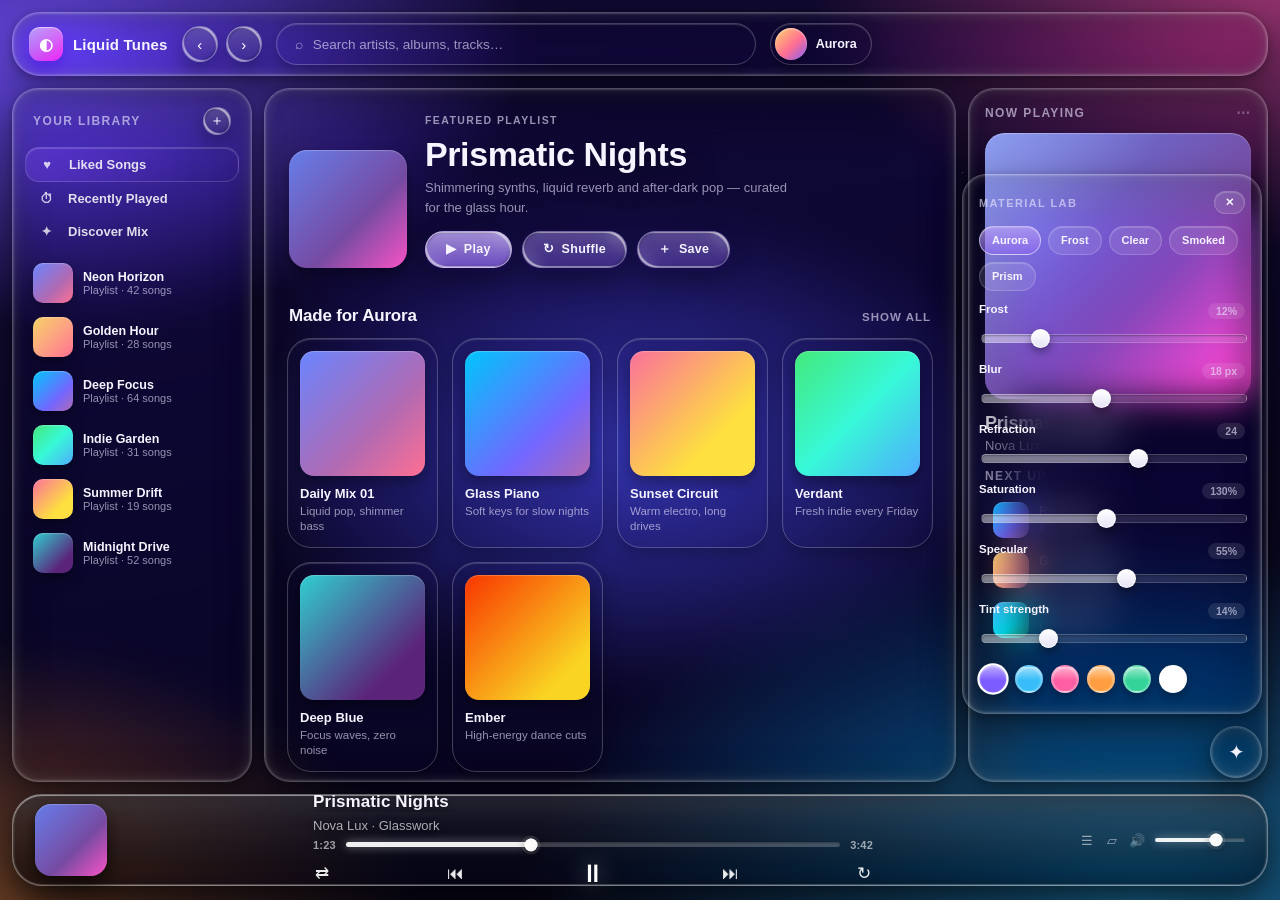
<file: demo/index.html>
<!DOCTYPE html>
<html lang="en">
<head>
<meta charset="utf-8" />
<meta name="viewport" content="width=device-width, initial-scale=1" />
<title>Liquid Glass for Spotify — Interactive Preview</title>
<style>
  /* ======================================================================
     LIQUID GLASS FOR SPOTIFY · interactive preview
     Same engine as the extension: SVG displacement refraction + frost +
     chromatic edge split. All art is CSS — runs fully offline.
     ====================================================================== */
  :root {
    --filter-id: url(#lg-glass-filter);
    --filter-player-id: url(#lg-glass-filter-player);
    --lg-frost: 0.12;
    --lg-sat: 1.3;
    --lg-blur: 18px;
    --lg-radius: 26px;
    --lg-tint-h: 258;
    --lg-tint-s: 90%;
    --lg-tint-l: 62%;
    --lg-tint-a: 0.14;
    --lg-spec: 0.55;
    --lg-border: 0.28;
    --lg-disp: 24;
    --ease: cubic-bezier(0.32, 0.72, 0, 1);
    --spring: cubic-bezier(0.34, 1.56, 0.64, 1);
    --text: #f6f4ff;
    --dim: rgb(235 231 255 / 0.62);
    --font: -apple-system, BlinkMacSystemFont, "SF Pro Display", "SF Pro Text",
            "Segoe UI", Roboto, "Helvetica Neue", sans-serif;
  }

  * { box-sizing: border-box; }

  html, body { height: 100%; }

  body {
    margin: 0;
    font-family: var(--font);
    color: var(--text);
    overflow: hidden;
    background: #06040e;
    -webkit-font-smoothing: antialiased;
    user-select: none;
  }

  /* ---------- ambient aurora backdrop ---------- */
  .aurora {
    position: fixed;
    inset: -20%;
    z-index: 0;
    background:
      radial-gradient(42% 34% at 16% 18%, rgb(124 92 255 / 0.75), transparent 66%),
      radial-gradient(38% 32% at 86% 12%, rgb(255 95 162 / 0.55), transparent 70%),
      radial-gradient(48% 40% at 78% 86%, rgb(56 189 248 / 0.55), transparent 72%),
      radial-gradient(36% 32% at 12% 88%, rgb(255 158 64 / 0.42), transparent 72%),
      radial-gradient(30% 26% at 50% 50%, rgb(99 102 241 / 0.5), transparent 74%),
      linear-gradient(170deg, #140c33 0%, #0a0720 55%, #06040e 100%);
    animation: aurora-drift 22s ease-in-out infinite alternate;
    filter: saturate(1.15);
  }
  .aurora::after {
    content: "";
    position: absolute;
    inset: 0;
    background:
      radial-gradient(1px 1px at 12% 24%, rgb(255 255 255 / 0.7), transparent 50%),
      radial-gradient(1px 1px at 38% 12%, rgb(255 255 255 / 0.55), transparent 50%),
      radial-gradient(1.5px 1.5px at 68% 28%, rgb(255 255 255 / 0.6), transparent 50%),
      radial-gradient(1px 1px at 84% 62%, rgb(255 255 255 / 0.5), transparent 50%),
      radial-gradient(1.5px 1.5px at 22% 72%, rgb(255 255 255 / 0.55), transparent 50%),
      radial-gradient(1px 1px at 56% 88%, rgb(255 255 255 / 0.45), transparent 50%);
  }
  @keyframes aurora-drift {
    from { transform: translate3d(-1.5%, -1%, 0) scale(1) rotate(0deg); }
    to   { transform: translate3d(1.5%, 1.2%, 0) scale(1.06) rotate(1.2deg); }
  }

  /* ---------- glass recipe (the product) ---------- */
  .glass {
    background:
      linear-gradient(180deg, rgb(255 255 255 / calc(var(--lg-spec) * 0.13)), rgb(255 255 255 / 0) 46%),
      hsl(var(--lg-tint-h) var(--lg-tint-s) var(--lg-tint-l) / var(--lg-tint-a)),
      hsl(240 12% 5% / var(--lg-frost));
    -webkit-backdrop-filter: var(--filter-id) saturate(var(--lg-sat)) blur(var(--lg-blur));
    backdrop-filter: var(--filter-id) saturate(var(--lg-sat)) blur(var(--lg-blur));
    border: 1px solid rgb(255 255 255 / var(--lg-border));
    box-shadow:
      inset 0 0 2px 1px rgb(255 255 255 / calc(var(--lg-spec) * 0.35)),
      inset 0 0 10px 4px rgb(255 255 255 / calc(var(--lg-spec) * 0.15)),
      inset 0 4px 16px rgb(17 17 26 / 0.05),
      inset 0 8px 24px rgb(17 17 26 / 0.05),
      inset 0 6px 56px rgb(17 17 26 / 0.05),
      0 12px 32px rgb(0 0 0 / 0.38),
      0 2px 8px rgb(0 0 0 / 0.22);
  }
  .glass-lite {
    background:
      linear-gradient(180deg, rgb(255 255 255 / calc(var(--lg-spec) * 0.1)), rgb(255 255 255 / 0) 55%),
      hsl(var(--lg-tint-h) var(--lg-tint-s) var(--lg-tint-l) / calc(var(--lg-tint-a) * 0.7)),
      hsl(240 12% 5% / calc(var(--lg-frost) * 0.85));
    -webkit-backdrop-filter: saturate(var(--lg-sat)) blur(calc(var(--lg-blur) * 0.5));
    backdrop-filter: saturate(var(--lg-sat)) blur(calc(var(--lg-blur) * 0.5));
    border: 1px solid rgb(255 255 255 / calc(var(--lg-border) * 0.8));
    box-shadow:
      inset 0 1px 1px rgb(255 255 255 / calc(var(--lg-spec) * 0.3)),
      0 6px 18px rgb(0 0 0 / 0.28);
    transition: transform 0.45s var(--ease), box-shadow 0.45s var(--ease);
  }

  .glass-surface__filter {
    position: absolute;
    width: 0;
    height: 0;
    opacity: 0;
    pointer-events: none;
    z-index: -1;
  }

  /* ---------- app shell ---------- */
  .app {
    position: relative;
    z-index: 1;
    display: grid;
    grid-template-columns: 240px 1fr 300px;
    grid-template-rows: 64px 1fr 92px;
    grid-template-areas:
      "top   top   top"
      "side  main  right"
      "player player player";
    gap: 12px;
    height: 100vh;
    padding: 12px;
    padding-bottom: 14px;
  }

  /* ---------- top bar ---------- */
  .topbar {
    grid-area: top;
    display: flex;
    align-items: center;
    gap: 14px;
    padding: 0 16px;
    border-radius: calc(var(--lg-radius) + 2px);
    animation: rise 0.5s var(--spring) both;
  }
  .logo {
    display: flex;
    align-items: center;
    gap: 10px;
    font-weight: 750;
    letter-spacing: 0.2px;
    font-size: 15px;
    white-space: nowrap;
  }
  .logo .mark {
    width: 34px;
    height: 34px;
    border-radius: 11px;
    display: grid;
    place-items: center;
    background:
      linear-gradient(160deg, rgb(255 255 255 / 0.45), rgb(255 255 255 / 0.05)),
      linear-gradient(135deg, hsl(var(--lg-tint-h) 90% 64%), hsl(calc(var(--lg-tint-h) + 42) 92% 52%));
    box-shadow:
      inset 0 1px 1px rgb(255 255 255 / 0.55),
      0 8px 18px hsl(var(--lg-tint-h) 90% 45% / 0.5);
    color: #fff;
    font-size: 16px;
  }
  .nav-arrows { display: flex; gap: 8px; }
  .round-btn {
    width: 36px;
    height: 36px;
    border-radius: 50%;
    border: 1px solid rgb(255 255 255 / calc(var(--lg-border) * 1.1));
    background:
      linear-gradient(180deg, rgb(255 255 255 / 0.16), rgb(255 255 255 / 0.03)),
      hsl(240 12% 5% / calc(var(--lg-frost) * 0.9));
    -webkit-backdrop-filter: saturate(var(--lg-sat)) blur(8px);
    backdrop-filter: saturate(var(--lg-sat)) blur(8px);
    color: var(--text);
    font-size: 15px;
    cursor: pointer;
    display: grid;
    place-items: center;
    transition: transform 0.35s var(--spring), box-shadow 0.35s var(--ease);
    box-shadow:
      inset 2px -2px 1px -1px rgb(255 255 255 / calc(var(--lg-spec) * 0.8)),
      inset -2px 2px 1px -1px rgb(255 255 255 / calc(var(--lg-spec) * 0.8)),
      inset 5px -5px 1px -5px rgb(255 255 255 / calc(var(--lg-spec) * 0.45)),
      inset -5px 5px 1px -5px rgb(255 255 255 / calc(var(--lg-spec) * 0.45)),
      inset 0 0 3px rgb(0 0 0 / 0.45),
      0 8px 20px rgb(0 0 0 / 0.3);
    filter: contrast(1.15) saturate(1.06);
  }
  .round-btn:hover {
    transform: translateY(-2px) scale(1.08);
    box-shadow:
      inset 2px -2px 1px -1px rgb(255 255 255 / calc(var(--lg-spec) * 1)),
      inset -2px 2px 1px -1px rgb(255 255 255 / calc(var(--lg-spec) * 1)),
      0 12px 26px hsl(var(--lg-tint-h) 90% 45% / 0.28),
      0 10px 22px rgb(0 0 0 / 0.35);
  }
  .round-btn:active { transform: scale(0.92); }

  .search {
    flex: 1;
    max-width: 480px;
    height: 42px;
    border-radius: 999px;
    display: flex;
    align-items: center;
    gap: 10px;
    padding: 0 18px;
    color: var(--dim);
    font-size: 13.5px;
  }
  .search .glass-input {
    all: unset;
    flex: 1;
    color: var(--text);
    font-size: 13.5px;
    cursor: text;
    user-select: text;
  }
  .search .glass-input::placeholder { color: var(--dim); }

  .user-pill {
    display: flex;
    align-items: center;
    gap: 9px;
    padding: 4px 14px 4px 4px;
    border-radius: 999px;
    font-size: 12.5px;
    font-weight: 650;
    cursor: pointer;
    transition: transform 0.35s var(--spring);
  }
  .user-pill:hover { transform: translateY(-2px); }
  .avatar {
    width: 32px;
    height: 32px;
    border-radius: 50%;
    background:
      linear-gradient(135deg, #ffd36e, #ff6f91 55%, #845ef7);
    box-shadow: inset 0 1px 2px rgb(255 255 255 / 0.55), 0 4px 10px rgb(0 0 0 / 0.3);
  }

  /* ---------- sidebar ---------- */
  .sidebar {
    grid-area: side;
    display: flex;
    flex-direction: column;
    border-radius: var(--lg-radius);
    padding: 16px 12px;
    overflow: hidden;
    animation: rise 0.55s var(--spring) 0.05s both;
  }
  .side-head {
    display: flex;
    align-items: center;
    justify-content: space-between;
    padding: 2px 8px 12px;
  }
  .side-head h2 {
    margin: 0;
    font-size: 12px;
    letter-spacing: 1.4px;
    text-transform: uppercase;
    color: var(--dim);
    font-weight: 750;
  }
  .side-link {
    display: flex;
    align-items: center;
    gap: 11px;
    padding: 9px 10px;
    border-radius: 14px;
    font-size: 13px;
    font-weight: 600;
    color: rgb(255 255 255 / 0.85);
    cursor: pointer;
    transition: transform 0.35s var(--ease), background-color 0.3s var(--ease);
  }
  .side-link .ico { width: 22px; text-align: center; opacity: 0.9; }
  .side-link:hover {
    transform: translateX(4px);
    background: rgb(255 255 255 / 0.08);
  }
  .side-link.is-active {
    background:
      linear-gradient(90deg, hsl(var(--lg-tint-h) 90% 62% / 0.32), transparent 80%);
    border: 1px solid rgb(255 255 255 / 0.16);
    box-shadow: inset 0 1px 1px rgb(255 255 255 / 0.18);
  }
  .side-scroll {
    flex: 1;
    overflow-y: auto;
    margin-top: 8px;
    padding-right: 2px;
  }
  .track-mini {
    display: flex;
    gap: 10px;
    align-items: center;
    padding: 7px 8px;
    border-radius: 13px;
    cursor: pointer;
    transition: transform 0.35s var(--ease), background-color 0.3s var(--ease);
  }
  .track-mini:hover {
    transform: translateX(4px);
    background: rgb(255 255 255 / 0.07);
  }
  .art {
    border-radius: 10px;
    flex: 0 0 auto;
    box-shadow: 0 6px 14px rgb(0 0 0 / 0.35), inset 0 1px 1px rgb(255 255 255 / 0.25);
  }
  .art--sm { width: 40px; height: 40px; }
  .art--md { width: 52px; height: 52px; border-radius: 12px; }
  .art--lg { width: 100%; aspect-ratio: 1; border-radius: calc(var(--lg-radius) - 8px); }
  .track-mini .meta { min-width: 0; }
  .track-mini .meta b {
    display: block;
    font-size: 12.5px;
    font-weight: 650;
    white-space: nowrap;
    overflow: hidden;
    text-overflow: ellipsis;
  }
  .track-mini .meta small {
    display: block;
    font-size: 11px;
    color: var(--dim);
    white-space: nowrap;
    overflow: hidden;
    text-overflow: ellipsis;
  }

  /* CSS "album art" palettes */
  .a1 { background: linear-gradient(135deg, #6a85ff, #b06ab3 60%, #ff6f91); }
  .a2 { background: linear-gradient(135deg, #f6d365, #fda085 55%, #ff6f91); }
  .a3 { background: linear-gradient(135deg, #00c6fb, #7366ff 65%, #b06ab3); }
  .a4 { background: linear-gradient(135deg, #43e97b, #38f9d7 50%, #4facfe); }
  .a5 { background: linear-gradient(135deg, #fa709a, #fee140 70%); }
  .a6 { background: linear-gradient(135deg, #30cfd0, #5b247a 75%); }
  .a7 { background: linear-gradient(135deg, #ff9a9e, #fad0c4 50%, #a18cd1); }
  .a8 { background: linear-gradient(135deg, #4facfe, #00f2fe 60%, #43e97b); }
  .a9 { background: linear-gradient(135deg, #667eea, #764ba2 60%, #f953c6); }
  .a10 { background: linear-gradient(135deg, #f83600, #f9d423 80%); }

  /* ---------- main view ---------- */
  .main {
    grid-area: main;
    border-radius: var(--lg-radius);
    overflow: hidden;
    display: flex;
    flex-direction: column;
    animation: rise 0.6s var(--spring) 0.1s both;
  }
  .main-scroll {
    flex: 1;
    overflow-y: auto;
    padding: 20px 22px 10px;
    user-select: none;
  }
  .hero {
    display: flex;
    align-items: flex-end;
    gap: 18px;
    padding: 4px 2px 20px;
  }
  .hero .art {
    width: 118px;
    height: 118px;
    border-radius: 18px;
  }
  .hero h1 {
    margin: 0 0 6px;
    font-size: clamp(22px, 3.2vw, 34px);
    font-weight: 800;
    letter-spacing: -0.4px;
    line-height: 1.05;
    text-shadow: 0 6px 28px rgb(0 0 0 / 0.5);
  }
  .hero p {
    margin: 0;
    font-size: 13px;
    color: var(--dim);
    max-width: 52ch;
    line-height: 1.5;
  }
  .hero-actions { display: flex; gap: 10px; margin-top: 14px; }
  .btn {
    appearance: none;
    border: 1px solid rgb(255 255 255 / 0.28);
    background:
      linear-gradient(180deg, rgb(255 255 255 / 0.2), rgb(255 255 255 / 0.05)),
      hsl(var(--lg-tint-h) 80% 58% / 0.3);
    color: var(--text);
    font: 700 12.5px/1 var(--font);
    letter-spacing: 0.3px;
    padding: 11px 20px;
    border-radius: 999px;
    cursor: pointer;
    display: inline-flex;
    align-items: center;
    gap: 8px;
    position: relative;
    overflow: hidden;
    transition: transform 0.35s var(--spring), box-shadow 0.35s var(--ease), border-color 0.35s var(--ease);
    box-shadow:
      inset 2px -2px 1px -1px rgb(255 255 255 / calc(var(--lg-spec) * 0.85)),
      inset -2px 2px 1px -1px rgb(255 255 255 / calc(var(--lg-spec) * 0.85)),
      inset 6px -6px 1px -6px rgb(255 255 255 / calc(var(--lg-spec) * 0.5)),
      inset -6px 6px 1px -6px rgb(255 255 255 / calc(var(--lg-spec) * 0.5)),
      inset 0 0 3px rgb(0 0 0 / 0.5),
      0 10px 24px rgb(0 0 0 / 0.32),
      0 2px 6px hsl(var(--lg-tint-h) 90% 50% / 0.18);
  }
  .btn::after {
    content: "";
    position: absolute;
    inset: -2px;
    border-radius: inherit;
    pointer-events: none;
    background: linear-gradient(
      45deg,
      rgb(255 255 255 / 0.45) 0%, transparent 22%,
      transparent 78%, rgb(255 255 255 / 0.45) 100%
    );
    filter: blur(6px);
    mix-blend-mode: screen;
    opacity: 0.85;
    transition: opacity 0.3s var(--ease), filter 0.3s var(--ease);
  }
  .btn:hover {
    transform: translateY(-3px) scale(1.04);
    border-color: rgb(255 255 255 / 0.55);
    box-shadow:
      inset 2px -2px 1px -1px rgb(255 255 255 / calc(var(--lg-spec) * 1)),
      inset -2px 2px 1px -1px rgb(255 255 255 / calc(var(--lg-spec) * 1)),
      inset 6px -6px 1px -6px rgb(255 255 255 / calc(var(--lg-spec) * 0.6)),
      inset -6px 6px 1px -6px rgb(255 255 255 / calc(var(--lg-spec) * 0.6)),
      0 18px 38px hsl(var(--lg-tint-h) 90% 45% / 0.32),
      0 14px 30px rgb(0 0 0 / 0.38);
  }
  .btn:hover::after { opacity: 1; filter: blur(4px); }
  .btn:active { transform: scale(0.95); }
  .btn--play {
    background:
      linear-gradient(180deg, rgb(255 255 255 / 0.45), rgb(255 255 255 / 0.12)),
      hsl(var(--lg-tint-h) 90% 62% / 0.65);
    border-color: rgb(255 255 255 / 0.45);
  }

  .section-title {
    display: flex;
    align-items: baseline;
    justify-content: space-between;
    margin: 18px 2px 12px;
  }
  .section-title h3 {
    margin: 0;
    font-size: 17px;
    font-weight: 750;
    letter-spacing: -0.2px;
  }
  .section-title a {
    font-size: 11.5px;
    font-weight: 700;
    letter-spacing: 1px;
    text-transform: uppercase;
    color: var(--dim);
    text-decoration: none;
  }

  .grid {
    display: grid;
    grid-template-columns: repeat(auto-fill, minmax(140px, 1fr));
    gap: 14px;
  }
  .card {
    padding: 12px;
    border-radius: calc(var(--lg-radius) - 2px);
    cursor: pointer;
  }
  .card:hover {
    transform: translateY(-6px) scale(1.015);
    box-shadow:
      inset 0 1px 1px rgb(255 255 255 / calc(var(--lg-spec) * 0.35)),
      0 24px 48px rgb(0 0 0 / 0.45);
  }
  .card .art { width: 100%; aspect-ratio: 1; border-radius: 14px; margin-bottom: 10px; }
  .card b {
    display: block;
    font-size: 13px;
    font-weight: 700;
    white-space: nowrap;
    overflow: hidden;
    text-overflow: ellipsis;
  }
  .card small {
    display: block;
    margin-top: 3px;
    font-size: 11.5px;
    color: var(--dim);
    line-height: 1.35;
    display: -webkit-box;
    -webkit-line-clamp: 2;
    -webkit-box-orient: vertical;
    overflow: hidden;
  }

  .rowlist { display: flex; flex-direction: column; gap: 6px; }
  .row {
    display: grid;
    grid-template-columns: 28px 44px 1fr 1fr auto;
    align-items: center;
    gap: 12px;
    padding: 8px 12px;
    border-radius: 14px;
    cursor: pointer;
    font-size: 13px;
    transition: transform 0.35s var(--ease), background-color 0.3s var(--ease);
    border: 1px solid transparent;
  }
  .row:hover {
    transform: scale(1.006);
    background: rgb(255 255 255 / 0.07);
    border-color: rgb(255 255 255 / 0.1);
  }
  .row .num { color: var(--dim); font-variant-numeric: tabular-nums; text-align: right; }
  .row .t b { display: block; font-size: 13px; font-weight: 650; }
  .row .t small { color: var(--dim); font-size: 11.5px; }
  .row .al { color: var(--dim); font-size: 12px; white-space: nowrap; overflow: hidden; text-overflow: ellipsis; }
  .row .dur { color: var(--dim); font-size: 12px; font-variant-numeric: tabular-nums; }

  /* ---------- right panel ---------- */
  .right {
    grid-area: right;
    border-radius: var(--lg-radius);
    padding: 16px;
    display: flex;
    flex-direction: column;
    gap: 16px;
    overflow: hidden auto;
    animation: rise 0.6s var(--spring) 0.15s both;
  }
  .right h2 {
    margin: 0 0 12px;
    font-size: 12px;
    letter-spacing: 1.4px;
    text-transform: uppercase;
    color: var(--dim);
    font-weight: 750;
    display: flex;
    justify-content: space-between;
    align-items: center;
  }
  .np-art {
    width: 100%;
    aspect-ratio: 1;
    border-radius: calc(var(--lg-radius) - 6px);
    box-shadow: 0 24px 48px rgb(0 0 0 / 0.5), inset 0 1px 1px rgb(255 255 255 / 0.3);
    position: relative;
    overflow: hidden;
  }
  .np-art::after {
    content: "";
    position: absolute;
    inset: 0;
    background: linear-gradient(125deg, rgb(255 255 255 / 0.25), transparent 40%);
    mix-blend-mode: screen;
  }
  .np-meta { text-align: left; margin-top: 14px; }
  .np-meta h3 { margin: 0; font-size: 18px; font-weight: 800; letter-spacing: -0.2px; }
  .np-meta p { margin: 4px 0 0; color: var(--dim); font-size: 13px; }

  .queue-item {
    display: flex;
    align-items: center;
    gap: 10px;
    padding: 7px 8px;
    border-radius: 12px;
    cursor: pointer;
    transition: transform 0.35s var(--ease), background-color 0.3s var(--ease);
  }
  .queue-item:hover {
    transform: translateX(4px);
    background: rgb(255 255 255 / 0.07);
  }
  .queue-item .meta b { display: block; font-size: 12px; font-weight: 650; }
  .queue-item .meta small { color: var(--dim); font-size: 11px; }

  /* ---------- player dock — reference widget look ---------- */
  .player {
    grid-area: player;
    display: flex;
    align-items: center;
    gap: 20px;
    padding: 12px 22px;
    border-radius: calc(var(--lg-radius) + 4px);
    border: 1px solid rgb(255 255 255 / 0.38);
    background:
      linear-gradient(180deg,
        rgb(255 255 255 / calc(var(--lg-spec) * 0.22)) 0%,
        rgb(255 255 255 / 0.03) 34%,
        rgb(2 4 12 / 0.22) 72%,
        rgb(2 4 12 / 0.38) 100%),
      hsl(228 30% 7% / 0.34);
    -webkit-backdrop-filter: var(--filter-player-id, var(--filter-id)) saturate(1.45) blur(calc(var(--lg-blur) * 0.55)) brightness(1.02);
    backdrop-filter: var(--filter-player-id, var(--filter-id)) saturate(1.45) blur(calc(var(--lg-blur) * 0.55)) brightness(1.02);
    box-shadow:
      inset 0 1px 0 rgb(255 255 255 / 0.42),
      inset 1px 0 2px rgb(255 255 255 / 0.18),
      inset -1px 0 2px rgb(255 255 255 / 0.18),
      inset 0 -1px 0 rgb(255 255 255 / 0.14),
      inset 0 0 24px rgb(2 4 12 / 0.18),
      0 26px 64px rgb(0 0 0 / 0.5),
      0 8px 22px rgb(0 0 0 / 0.35);
    transition: transform 0.5s var(--ease), box-shadow 0.5s var(--ease);
    animation: rise 0.65s var(--spring) 0.2s both;
  }
  .player:hover {
    transform: translateY(-2px);
    box-shadow:
      inset 0 1px 0 rgb(255 255 255 / 0.5),
      inset 1px 0 2px rgb(255 255 255 / 0.2),
      inset -1px 0 2px rgb(255 255 255 / 0.2),
      inset 0 -1px 0 rgb(255 255 255 / 0.16),
      0 32px 76px rgb(0 0 0 / 0.52),
      0 10px 26px hsl(var(--lg-tint-h) 90% 45% / 0.2);
  }

  .art--player {
    width: 72px;
    height: 72px;
    border-radius: 16px;
    flex: 0 0 auto;
    box-shadow:
      0 12px 28px rgb(0 0 0 / 0.5),
      0 4px 10px rgb(0 0 0 / 0.35),
      inset 0 1px 1px rgb(255 255 255 / 0.22);
  }

  .p-body {
    flex: 1;
    min-width: 0;
    display: flex;
    flex-direction: column;
    gap: 6px;
    max-width: 560px;
    margin: 0 auto;
    width: 100%;
  }
  .p-title {
    margin: 0;
    font-size: 17px;
    font-weight: 750;
    letter-spacing: 0.1px;
    text-shadow: 0 2px 10px rgb(0 0 0 / 0.45);
    white-space: nowrap; overflow: hidden; text-overflow: ellipsis;
  }
  .p-artist {
    margin: 0;
    font-size: 13px;
    color: rgb(255 255 255 / 0.66);
    text-shadow: 0 1px 8px rgb(0 0 0 / 0.4);
  }

  .progress {
    display: flex;
    align-items: center;
    gap: 10px;
    width: 100%;
    font-size: 11px;
    font-weight: 600;
    color: rgb(255 255 255 / 0.6);
    font-variant-numeric: tabular-nums;
    letter-spacing: 0.2px;
  }
  .bar {
    position: relative;
    flex: 1;
    height: 5px;
    border-radius: 999px;
    background: rgb(255 255 255 / 0.22);
    overflow: visible;
    cursor: pointer;
    box-shadow: inset 0 1px 2px rgb(0 0 0 / 0.35);
  }
  .bar .fill {
    position: absolute;
    inset: 0;
    width: 36%;
    border-radius: inherit;
    background: rgb(255 255 255 / 0.92);
    box-shadow: 0 0 10px rgb(255 255 255 / 0.45);
    transition: width 0.25s linear;
  }
  .bar .knob {
    position: absolute;
    top: 50%;
    left: 36%;
    width: 13px;
    height: 13px;
    border-radius: 50%;
    transform: translate(-50%, -50%) scale(1);
    background: rgb(255 255 255 / 0.98);
    box-shadow:
      0 2px 8px rgb(0 0 0 / 0.45),
      0 0 0 3px rgb(255 255 255 / 0.12),
      inset 0 1px 1px rgb(255 255 255 / 0.95);
    transition: left 0.25s linear, transform 0.25s var(--spring);
  }
  .bar:hover .knob { transform: translate(-50%, -50%) scale(1.25); }

  .controls {
    display: flex;
    align-items: center;
    justify-content: space-between;
    width: 100%;
    margin-top: 2px;
  }
  .ctl {
    appearance: none;
    background: none;
    border: 0;
    color: rgb(255 255 255 / 0.92);
    font-size: 17px;
    cursor: pointer;
    padding: 2px;
    transition: transform 0.3s var(--spring), color 0.3s;
  }
  .ctl:hover { transform: scale(1.16); color: #fff; }
  .ctl:active { transform: scale(0.9); }
  .ctl--play {
    font-size: 22px;
    color: #fff;
    display: grid;
    place-items: center;
    filter: drop-shadow(0 0 10px rgb(255 255 255 / 0.55)) drop-shadow(0 2px 6px rgb(0 0 0 / 0.35));
    transform: scale(1.15);
  }
  .ctl--play:hover { transform: scale(1.28); }

  .p-right {
    display: flex;
    align-items: center;
    gap: 10px;
    color: rgb(255 255 255 / 0.55);
    flex: 0 0 auto;
  }
  .p-right .ctl { color: inherit; font-size: 13px; }
  .p-right .bar { width: 90px; flex: 0 0 auto; height: 4px; }

/* ---------- glass lab (floating settings) ---------- */
  .lab-toggle {
    position: fixed;
    right: 18px;
    bottom: 122px;
    z-index: 40;
    width: 52px;
    height: 52px;
    border-radius: 50%;
    cursor: pointer;
    font-size: 20px;
    display: grid;
    place-items: center;
    color: var(--text);
    transition: transform 0.4s var(--spring);
  }
  .lab-toggle:hover { transform: translateY(-4px) scale(1.06); }

  .lab {
    position: fixed;
    right: 18px;
    bottom: 186px;
    z-index: 41;
    width: min(300px, calc(100vw - 36px));
    border-radius: 24px;
    padding: 16px;
    transform-origin: bottom right;
    transition: opacity 0.35s var(--ease), transform 0.45s var(--spring);
  }
  .lab[hidden] { display: block !important; opacity: 0; pointer-events: none; transform: translateY(12px) scale(0.92); }

  .lab h4 {
    margin: 0 0 12px;
    font-size: 11px;
    letter-spacing: 1.4px;
    text-transform: uppercase;
    color: var(--dim);
    font-weight: 750;
    display: flex;
    justify-content: space-between;
    align-items: center;
  }
  .lab .presets { display: flex; flex-wrap: wrap; gap: 7px; margin-bottom: 12px; }
  .lab .chip {
    appearance: none;
    border: 1px solid rgb(255 255 255 / 0.18);
    background: rgb(255 255 255 / 0.1);
    color: var(--text);
    font: 650 11px/1 var(--font);
    padding: 8px 12px;
    border-radius: 999px;
    cursor: pointer;
    transition: transform 0.3s var(--spring), background-color 0.3s;
    box-shadow: inset 0 1px 1px rgb(255 255 255 / 0.2);
  }
  .lab .chip:hover { transform: translateY(-2px); }
  .lab .chip.is-active {
    background: linear-gradient(180deg, rgb(255 255 255 / 0.35), rgb(255 255 255 / 0.1)),
      hsl(var(--lg-tint-h) 85% 60% / 0.5);
    border-color: rgb(255 255 255 / 0.5);
  }
  .lab label.slider { display: block; margin: 10px 0; }
  .lab .slider .meta {
    display: flex;
    justify-content: space-between;
    font-size: 11.5px;
    font-weight: 650;
    margin-bottom: 6px;
  }
  .lab .slider .meta output {
    color: var(--dim);
    font-size: 10.5px;
    font-weight: 700;
    background: rgb(255 255 255 / 0.1);
    padding: 2px 8px;
    border-radius: 999px;
    font-variant-numeric: tabular-nums;
  }
  .lab input[type="range"] {
    -webkit-appearance: none;
    appearance: none;
    width: 100%;
    height: 22px;
    background: transparent;
    cursor: pointer;
  }
  .lab input[type="range"]::-webkit-slider-runnable-track {
    height: 9px;
    border-radius: 999px;
    background: linear-gradient(90deg,
      rgb(255 255 255 / 0.45) 0%, rgb(255 255 255 / 0.45) var(--fill, 50%),
      rgb(255 255 255 / 0.12) var(--fill, 50%), rgb(255 255 255 / 0.12) 100%);
    border: 1px solid rgb(255 255 255 / 0.16);
    box-shadow: inset 0 1px 2px rgb(0 0 0 / 0.3);
  }
  .lab input[type="range"]::-webkit-slider-thumb {
    -webkit-appearance: none;
    width: 19px;
    height: 19px;
    margin-top: -6px;
    border-radius: 50%;
    background: linear-gradient(180deg, #fff, #e6e2f5);
    border: 1px solid rgb(255 255 255 / 0.9);
    box-shadow: 0 4px 10px rgb(0 0 0 / 0.4);
    transition: transform 0.25s var(--spring);
  }
  .lab input[type="range"]:active::-webkit-slider-thumb { transform: scale(1.15); }

  .lab .swatches { display: flex; gap: 8px; margin: 12px 0 4px; }
  .lab .swatch {
    width: 28px;
    height: 28px;
    border-radius: 50%;
    border: 2px solid rgb(255 255 255 / 0.25);
    background: linear-gradient(180deg, rgb(255 255 255 / 0.5), transparent 55%), var(--s);
    cursor: pointer;
    transition: transform 0.3s var(--spring), border-color 0.3s;
    box-shadow: inset 0 1px 2px rgb(255 255 255 / 0.5), 0 4px 10px rgb(0 0 0 / 0.3);
  }
  .lab .swatch:hover { transform: translateY(-3px); }
  .lab .swatch.is-active { border-color: #fff; transform: scale(1.12); }

  /* ---------- scrollbars ---------- */
  ::-webkit-scrollbar { width: 8px; height: 8px; }
  ::-webkit-scrollbar-track { background: transparent; }
  ::-webkit-scrollbar-thumb {
    border-radius: 999px;
    background: rgb(255 255 255 / 0.16);
    border: 2px solid transparent;
    background-clip: padding-box;
  }
  ::-webkit-scrollbar-thumb:hover { background: rgb(255 255 255 / 0.3); background-clip: padding-box; }

  /* ---------- entrance motion ---------- */
  @keyframes rise {
    from { opacity: 0; transform: translateY(16px) scale(0.985); }
    to   { opacity: 1; transform: translateY(0) scale(1); }
  }

  /* ---------- responsive ---------- */
  @media (max-width: 1180px) {
    .app {
      grid-template-columns: 220px 1fr;
      grid-template-areas:
        "top   top"
        "side  main"
        "player player";
    }
    .right { display: none; }
    .search { max-width: 320px; }
  }
  @media (max-width: 860px) {
    .app {
      grid-template-columns: 72px 1fr;
      gap: 10px;
      padding: 10px;
      padding-bottom: 12px;
    }
    .sidebar { padding: 12px 8px; align-items: center; }
    .sidebar .side-head h2,
    .side-link span,
    .track-mini .meta { display: none; }
    .side-link { justify-content: center; padding: 10px; }
    .track-mini { justify-content: center; }
    .logo .wordmark { display: none; }
    .hero { flex-direction: column; align-items: flex-start; gap: 12px; }
    .hero .art { width: 92px; height: 92px; }
    .row { grid-template-columns: 22px 40px 1fr auto; }
    .row .al { display: none; }
  }
  @media (max-width: 640px) {
    .app {
      grid-template-columns: 1fr;
      grid-template-rows: 58px 1fr 128px;
      grid-template-areas:
        "top"
        "main"
        "player";
    }
    .sidebar { display: none; }
    .topbar { padding: 0 12px; gap: 10px; }
    .nav-arrows { display: none; }
    .user-pill .name { display: none; }
    .user-pill { padding: 4px; }
    .player { padding: 10px 14px; gap: 12px; }
    .art--player { width: 56px; height: 56px; border-radius: 12px; }
    .p-right { display: none; }
    .p-title { font-size: 15px; }
    .lab { bottom: 160px; }
    .lab-toggle { bottom: 150px; }
    .grid { grid-template-columns: repeat(auto-fill, minmax(112px, 1fr)); gap: 10px; }
  }

  @media (prefers-reduced-motion: reduce) {
    *, *::before, *::after {
      animation-duration: 0.01ms !important;
      animation-iteration-count: 1 !important;
      transition-duration: 0.01ms !important;
    }
  }
</style>
</head>
<body>

<!-- ===== Liquid Glass refraction engine (same as the extension) ===== -->
<svg class="glass-surface__filter" xmlns="http://www.w3.org/2000/svg" aria-hidden="true">
  <defs>
    <filter id="lg-glass-filter" color-interpolation-filters="sRGB"
            x="0%" y="0%" width="100%" height="100%">
      <feImage x="0" y="0" width="100%" height="100%" preserveAspectRatio="none"
               result="map"
               href="[data-uri]" />
      <feDisplacementMap in="SourceGraphic" in2="map" id="lg-disp-red" result="dispRed"
        scale="-20" xChannelSelector="R" yChannelSelector="G"></feDisplacementMap>
      <feColorMatrix in="dispRed" type="matrix"
        values="1 0 0 0 0  0 0 0 0 0  0 0 0 0 0  0 0 0 1 0" result="red"></feColorMatrix>
      <feDisplacementMap in="SourceGraphic" in2="map" id="lg-disp-green" result="dispGreen"
        scale="-24" xChannelSelector="R" yChannelSelector="G"></feDisplacementMap>
      <feColorMatrix in="dispGreen" type="matrix"
        values="0 0 0 0 0  0 1 0 0 0  0 0 0 0 0  0 0 0 1 0" result="green"></feColorMatrix>
      <feDisplacementMap in="SourceGraphic" in2="map" id="lg-disp-blue" result="dispBlue"
        scale="-28" xChannelSelector="R" yChannelSelector="G"></feDisplacementMap>
      <feColorMatrix in="dispBlue" type="matrix"
        values="0 0 0 0 0  0 0 0 0 0  0 0 1 0 0  0 0 0 1 0" result="blue"></feColorMatrix>
      <feBlend in="red" in2="green" mode="screen" result="rg"></feBlend>
      <feBlend in="rg" in2="blue" mode="screen" result="output"></feBlend>
      <feGaussianBlur in="output" stdDeviation="3"></feGaussianBlur>
    </filter>

    <!-- player-dock filter: stronger split for the chromatic edge fringe -->
    <filter id="lg-glass-filter-player" color-interpolation-filters="sRGB"
            x="0%" y="0%" width="100%" height="100%">
      <feImage x="0" y="0" width="100%" height="100%" preserveAspectRatio="none"
               result="map"
               href="[data-uri]" />
      <feDisplacementMap in="SourceGraphic" in2="map" id="lg-disp-pl-red" result="dispRed"
        scale="-27" xChannelSelector="R" yChannelSelector="G"></feDisplacementMap>
      <feColorMatrix in="dispRed" type="matrix"
        values="1 0 0 0 0  0 0 0 0 0  0 0 0 0 0  0 0 0 1 0" result="red"></feColorMatrix>
      <feDisplacementMap in="SourceGraphic" in2="map" id="lg-disp-pl-green" result="dispGreen"
        scale="-33" xChannelSelector="R" yChannelSelector="G"></feDisplacementMap>
      <feColorMatrix in="dispGreen" type="matrix"
        values="0 0 0 0 0  0 1 0 0 0  0 0 0 0 0  0 0 0 1 0" result="green"></feColorMatrix>
      <feDisplacementMap in="SourceGraphic" in2="map" id="lg-disp-pl-blue" result="dispBlue"
        scale="-39" xChannelSelector="R" yChannelSelector="G"></feDisplacementMap>
      <feColorMatrix in="dispBlue" type="matrix"
        values="0 0 0 0 0  0 0 0 0 0  0 0 1 0 0  0 0 0 1 0" result="blue"></feColorMatrix>
      <feBlend in="red" in2="green" mode="screen" result="rg"></feBlend>
      <feBlend in="rg" in2="blue" mode="screen" result="output"></feBlend>
      <feGaussianBlur in="output" stdDeviation="2.5"></feGaussianBlur>
    </filter>
  </defs>
</svg>

<div class="aurora" aria-hidden="true"></div>

<div class="app">
  <!-- ================= TOP BAR ================= -->
  <header class="topbar glass">
    <div class="logo">
      <div class="mark">◐</div>
      <span class="wordmark">Liquid Tunes</span>
    </div>
    <div class="nav-arrows">
      <button class="round-btn" aria-label="Back">‹</button>
      <button class="round-btn" aria-label="Forward">›</button>
    </div>
    <div class="search glass-lite">
      <span>⌕</span>
      <input class="glass-input" type="search" placeholder="Search artists, albums, tracks…" />
    </div>
    <div class="user-pill glass-lite">
      <div class="avatar"></div>
      <span class="name">Aurora</span>
    </div>
  </header>

  <!-- ================= SIDEBAR ================= -->
  <aside class="sidebar glass">
    <div class="side-head">
      <h2>Your Library</h2>
      <button class="round-btn" style="width:28px;height:28px;font-size:14px" aria-label="Add">＋</button>
    </div>
    <div class="side-link is-active"><span class="ico">♥</span><span>Liked Songs</span></div>
    <div class="side-link"><span class="ico">⏱</span><span>Recently Played</span></div>
    <div class="side-link"><span class="ico">✦</span><span>Discover Mix</span></div>
    <div class="side-scroll">
      <div class="track-mini">
        <div class="art art--sm a1"></div>
        <div class="meta"><b>Neon Horizon</b><small>Playlist · 42 songs</small></div>
      </div>
      <div class="track-mini">
        <div class="art art--sm a2"></div>
        <div class="meta"><b>Golden Hour</b><small>Playlist · 28 songs</small></div>
      </div>
      <div class="track-mini">
        <div class="art art--sm a3"></div>
        <div class="meta"><b>Deep Focus</b><small>Playlist · 64 songs</small></div>
      </div>
      <div class="track-mini">
        <div class="art art--sm a4"></div>
        <div class="meta"><b>Indie Garden</b><small>Playlist · 31 songs</small></div>
      </div>
      <div class="track-mini">
        <div class="art art--sm a5"></div>
        <div class="meta"><b>Summer Drift</b><small>Playlist · 19 songs</small></div>
      </div>
      <div class="track-mini">
        <div class="art art--sm a6"></div>
        <div class="meta"><b>Midnight Drive</b><small>Playlist · 52 songs</small></div>
      </div>
    </div>
  </aside>

  <!-- ================= MAIN ================= -->
  <main class="main glass">
    <div class="main-scroll">
      <section class="hero">
        <div class="art a9"></div>
        <div>
          <p style="letter-spacing:1.4px;text-transform:uppercase;font-size:10.5px;font-weight:750;margin-bottom:8px">Featured playlist</p>
          <h1>Prismatic Nights</h1>
          <p>Shimmering synths, liquid reverb and after-dark pop — curated for the glass hour.</p>
          <div class="hero-actions">
            <button class="btn btn--play">▶&nbsp; Play</button>
            <button class="btn">↻&nbsp; Shuffle</button>
            <button class="btn">＋&nbsp; Save</button>
          </div>
        </div>
      </section>

      <div class="section-title">
        <h3>Made for Aurora</h3>
        <a href="#" onclick="return false">Show all</a>
      </div>
      <div class="grid">
        <div class="card glass-lite"><div class="art a1"></div><b>Daily Mix 01</b><small>Liquid pop, shimmer bass</small></div>
        <div class="card glass-lite"><div class="art a3"></div><b>Glass Piano</b><small>Soft keys for slow nights</small></div>
        <div class="card glass-lite"><div class="art a5"></div><b>Sunset Circuit</b><small>Warm electro, long drives</small></div>
        <div class="card glass-lite"><div class="art a4"></div><b>Verdant</b><small>Fresh indie every Friday</small></div>
        <div class="card glass-lite"><div class="art a6"></div><b>Deep Blue</b><small>Focus waves, zero noise</small></div>
        <div class="card glass-lite"><div class="art a10"></div><b>Ember</b><small>High-energy dance cuts</small></div>
      </div>

      <div class="section-title">
        <h3>Jump back in</h3>
        <a href="#" onclick="return false">History</a>
      </div>
      <div class="rowlist">
        <div class="row">
          <span class="num">1</span>
          <div class="art art--sm a9" style="width:38px;height:38px"></div>
          <div class="t"><b>Prismatic Nights</b><small>Nova Lux</small></div>
          <div class="al">Glasswork</div>
          <div class="dur">3:42</div>
        </div>
        <div class="row">
          <span class="num">2</span>
          <div class="art art--sm a3" style="width:38px;height:38px"></div>
          <div class="t"><b>Refraction</b><small>Kepler Waves</small></div>
          <div class="al">Spectrum</div>
          <div class="dur">4:05</div>
        </div>
        <div class="row">
          <span class="num">3</span>
          <div class="art art--sm a2" style="width:38px;height:38px"></div>
          <div class="t"><b>Golden Static</b><small>The Amber Room</small></div>
          <div class="al">Honeycomb</div>
          <div class="dur">2:58</div>
        </div>
        <div class="row">
          <span class="num">4</span>
          <div class="art art--sm a8" style="width:38px;height:38px"></div>
          <div class="t"><b>Chrome Rain</b><small>Mira Vale</small></div>
          <div class="al">Silverline</div>
          <div class="dur">3:27</div>
        </div>
        <div class="row">
          <span class="num">5</span>
          <div class="art art--sm a6" style="width:38px;height:38px"></div>
          <div class="t"><b>Slow Orbit</b><small>Satellite Youth</small></div>
          <div class="al">Apogee</div>
          <div class="dur">5:11</div>
        </div>
      </div>
    </div>
  </main>

  <!-- ================= RIGHT PANEL ================= -->
  <aside class="right glass">
    <div>
      <h2>Now Playing <span style="opacity:.55;font-size:14px">⋯</span></h2>
      <div class="np-art a9"></div>
      <div class="np-meta">
        <h3>Prismatic Nights</h3>
        <p>Nova Lux · Glasswork</p>
      </div>
    </div>
    <div>
      <h2>Next up</h2>
      <div class="queue-item">
        <div class="art art--sm a3" style="width:36px;height:36px"></div>
        <div class="meta"><b>Refraction</b><small>Kepler Waves</small></div>
      </div>
      <div class="queue-item">
        <div class="art art--sm a2" style="width:36px;height:36px"></div>
        <div class="meta"><b>Golden Static</b><small>The Amber Room</small></div>
      </div>
      <div class="queue-item">
        <div class="art art--sm a8" style="width:36px;height:36px"></div>
        <div class="meta"><b>Chrome Rain</b><small>Mira Vale</small></div>
      </div>
    </div>
  </aside>

  <!-- ================= PLAYER DOCK (reference widget) ================= -->
  <footer class="player">
    <div class="art art--player a9"></div>
    <div class="p-body">
      <h3 class="p-title">Prismatic Nights</h3>
      <p class="p-artist">Nova Lux · Glasswork</p>
      <div class="progress">
        <span id="curTime">1:21</span>
        <div class="bar" id="seek">
          <div class="fill" id="seekFill"></div>
          <div class="knob" id="seekKnob"></div>
        </div>
        <span>3:42</span>
      </div>
      <div class="controls">
        <button class="ctl" aria-label="Shuffle">⇄</button>
        <button class="ctl" aria-label="Previous">⏮</button>
        <button class="ctl ctl--play" id="playBtn" aria-label="Play / Pause">⏸</button>
        <button class="ctl" aria-label="Next">⏭</button>
        <button class="ctl" aria-label="Repeat">↻</button>
      </div>
    </div>
    <div class="p-right">
      <button class="ctl" aria-label="Queue">☰</button>
      <button class="ctl" aria-label="Devices">▱</button>
      <span style="font-size:13px">🔊</span>
      <div class="bar" id="volBar"><div class="fill" style="width:68%"></div><div class="knob" style="left:68%"></div></div>
    </div>
  </footer>
</div>

<!-- ================= GLASS LAB ================= -->
<button class="lab-toggle glass" id="labToggle" aria-label="Open material settings" title="Material settings">✦</button>
<div class="lab glass" id="lab">
  <h4>Material Lab <button class="chip" id="labClose" style="padding:5px 10px">✕</button></h4>
  <div class="presets" id="labPresets">
    <button class="chip is-active" data-preset="aurora">Aurora</button>
    <button class="chip" data-preset="frost">Frost</button>
    <button class="chip" data-preset="clear">Clear</button>
    <button class="chip" data-preset="smoked">Smoked</button>
    <button class="chip" data-preset="prism">Prism</button>
  </div>

  <label class="slider">
    <div class="meta"><span>Frost</span><output id="o-frost">12%</output></div>
    <input type="range" id="s-frost" min="0" max="60" value="12" />
  </label>
  <label class="slider">
    <div class="meta"><span>Blur</span><output id="o-blur">18 px</output></div>
    <input type="range" id="s-blur" min="0" max="40" value="18" />
  </label>
  <label class="slider">
    <div class="meta"><span>Refraction</span><output id="o-disp">24</output></div>
    <input type="range" id="s-disp" min="0" max="40" value="24" />
  </label>
  <label class="slider">
    <div class="meta"><span>Saturation</span><output id="o-sat">130%</output></div>
    <input type="range" id="s-sat" min="50" max="220" step="5" value="130" />
  </label>
  <label class="slider">
    <div class="meta"><span>Specular</span><output id="o-spec">55%</output></div>
    <input type="range" id="s-spec" min="0" max="100" value="55" />
  </label>
  <label class="slider">
    <div class="meta"><span>Tint strength</span><output id="o-tint">14%</output></div>
    <input type="range" id="s-tint" min="0" max="60" value="14" />
  </label>

  <div class="swatches" id="labSwatches">
    <button class="swatch is-active" data-hue="258" style="--s:#7c5cff" title="Violet"></button>
    <button class="swatch" data-hue="210" style="--s:#38bdf8" title="Sky"></button>
    <button class="swatch" data-hue="330" style="--s:#ff5fa2" title="Rose"></button>
    <button class="swatch" data-hue="28" style="--s:#ff9e40" title="Ember"></button>
    <button class="swatch" data-hue="152" style="--s:#34d399" title="Mint"></button>
    <button class="swatch" data-hue="0" style="--s:#ffffff" title="Neutral"></button>
  </div>
</div>

<script>
(() => {
  "use strict";
  const root = document.documentElement;

  const PRESETS = {
    aurora:  { frost: 0.12, sat: 1.30, blur: 18, disp: 24, spec: 0.55, tint: 0.14, hue: 258, radius: 26 },
    frost:   { frost: 0.22, sat: 1.10, blur: 26, disp: 16, spec: 0.70, tint: 0.12, hue: 210, radius: 28 },
    clear:   { frost: 0.06, sat: 1.55, blur: 10, disp: 30, spec: 0.65, tint: 0.05, hue: 258, radius: 22 },
    smoked:  { frost: 0.34, sat: 1.05, blur: 22, disp: 12, spec: 0.35, tint: 0.38, hue: 250, radius: 24 },
    prism:   { frost: 0.10, sat: 1.85, blur: 14, disp: 38, spec: 0.60, tint: 0.18, hue: 330, radius: 30 }
  };

  const state = { ...PRESETS.aurora };

  function apply() {
    const s = root.style;
    s.setProperty("--lg-frost", state.frost);
    s.setProperty("--lg-sat", state.sat);
    s.setProperty("--lg-blur", state.blur + "px");
    s.setProperty("--lg-radius", state.radius + "px");
    s.setProperty("--lg-spec", state.spec);
    s.setProperty("--lg-tint-a", state.tint);
    s.setProperty("--lg-tint-h", state.hue);
    s.setProperty("--lg-tint-s", state.hue === 0 ? "0%" : "90%");
    setScales(1 + 0.4 * rippleT);
  }

  /* Liquid button ripple (family A′): displacement 1 → 1.4 on hover */
  function setScales(mult) {
    document.getElementById("lg-disp-red").setAttribute("scale", -state.disp * 0.833 * mult);
    document.getElementById("lg-disp-green").setAttribute("scale", -state.disp * mult);
    document.getElementById("lg-disp-blue").setAttribute("scale", -state.disp * 1.166 * mult);
    // player dock: 1.25× for the chromatic edge fringe
    const pl = 1.25 * mult;
    document.getElementById("lg-disp-pl-red").setAttribute("scale", -state.disp * 0.833 * pl);
    document.getElementById("lg-disp-pl-green").setAttribute("scale", -state.disp * pl);
    document.getElementById("lg-disp-pl-blue").setAttribute("scale", -state.disp * 1.166 * pl);
  }
  let rippleT = 0, rippleDir = 0, rippleRaf = 0;
  function rippleTick() {
    rippleT += rippleDir * 0.075;
    if (rippleT >= 1) { rippleT = 1; rippleDir = 0; }
    if (rippleT <= 0) { rippleT = 0; rippleDir = 0; }
    setScales(1 + 0.4 * rippleT);
    if (rippleDir !== 0) rippleRaf = requestAnimationFrame(rippleTick);
  }
  const HOT = ".btn, .ctl--play, .round-btn, .lab-toggle, .chip, .swatch";
  document.addEventListener("pointerover", (e) => {
    if (e.target.closest?.(HOT)) {
      rippleDir = 1;
      cancelAnimationFrame(rippleRaf);
      rippleRaf = requestAnimationFrame(rippleTick);
    }
  }, true);
  document.addEventListener("pointerout", (e) => {
    const b = e.target.closest?.(HOT);
    if (!b) return;
    if (e.relatedTarget && b.contains(e.relatedTarget)) return;
    rippleDir = -1;
    cancelAnimationFrame(rippleRaf);
    rippleRaf = requestAnimationFrame(rippleTick);
  }, true);

  function paintRange(input) {
    const min = +input.min || 0, max = +input.max || 100;
    input.style.setProperty("--fill", ((+input.value - min) / (max - min)) * 100 + "%");
  }

  const bind = (id, out, fmt, setter) => {
    const el = document.getElementById(id);
    const o = document.getElementById(out);
    const sync = () => {
      setter(+el.value);
      o.value = fmt(+el.value);
      paintRange(el);
      apply();
    };
    el.addEventListener("input", sync);
    paintRange(el);
    return sync;
  };

  const syncs = [
    bind("s-frost", "o-frost", v => v + "%", v => state.frost = v / 100),
    bind("s-blur", "o-blur", v => v + " px", v => state.blur = v),
    bind("s-disp", "o-disp", v => String(v), v => state.disp = v),
    bind("s-sat", "o-sat", v => v + "%", v => state.sat = v / 100),
    bind("s-spec", "o-spec", v => v + "%", v => state.spec = v / 100),
    bind("s-tint", "o-tint", v => v + "%", v => state.tint = v / 100)
  ];

  function syncAllControls() {
    document.getElementById("s-frost").value = Math.round(state.frost * 100);
    document.getElementById("s-blur").value = state.blur;
    document.getElementById("s-disp").value = state.disp;
    document.getElementById("s-sat").value = Math.round(state.sat * 100);
    document.getElementById("s-spec").value = Math.round(state.spec * 100);
    document.getElementById("s-tint").value = Math.round(state.tint * 100);
    syncs.forEach(f => f());
    document.querySelectorAll("#labSwatches .swatch").forEach(sw =>
      sw.classList.toggle("is-active", +sw.dataset.hue === state.hue));
  }

  document.getElementById("labPresets").addEventListener("click", (e) => {
    const b = e.target.closest("[data-preset]");
    if (!b) return;
    Object.assign(state, PRESETS[b.dataset.preset]);
    document.querySelectorAll("#labPresets .chip").forEach(c =>
      c.classList.toggle("is-active", c === b));
    syncAllControls();
  });

  document.getElementById("labSwatches").addEventListener("click", (e) => {
    const b = e.target.closest("[data-hue]");
    if (!b) return;
    state.hue = +b.dataset.hue;
    syncAllControls();
  });

  // Lab open/close
  const lab = document.getElementById("lab");
  const toggleLab = (show) => {
    lab.hidden = show === undefined ? !lab.hidden : !show;
  };
  document.getElementById("labToggle").addEventListener("click", () => toggleLab());
  document.getElementById("labClose").addEventListener("click", () => toggleLab(false));
  if (window.innerWidth < 720) toggleLab(false);

  // Fake transport
  let playing = true, t = 81, total = 222, raf = null;
  const fill = document.getElementById("seekFill");
  const knob = document.getElementById("seekKnob");
  const curTime = document.getElementById("curTime");
  const playBtn = document.getElementById("playBtn");

  function fmtTime(sec) {
    const m = Math.floor(sec / 60), s = Math.floor(sec % 60);
    return m + ":" + String(s).padStart(2, "0");
  }
  function tick() {
    if (!playing) return;
    t = (t + 0.12) % total;
    const pct = (t / total) * 100;
    fill.style.width = pct + "%";
    knob.style.left = pct + "%";
    curTime.textContent = fmtTime(t);
  }
  setInterval(tick, 120);

  playBtn.addEventListener("click", () => {
    playing = !playing;
    playBtn.textContent = playing ? "⏸" : "▶";
  });

  document.getElementById("seek").addEventListener("click", (e) => {
    const r = e.currentTarget.getBoundingClientRect();
    t = Math.max(0, Math.min(1, (e.clientX - r.left) / r.width)) * total;
  });

  apply();
})();
</script>
</body>
</html>
</file>
